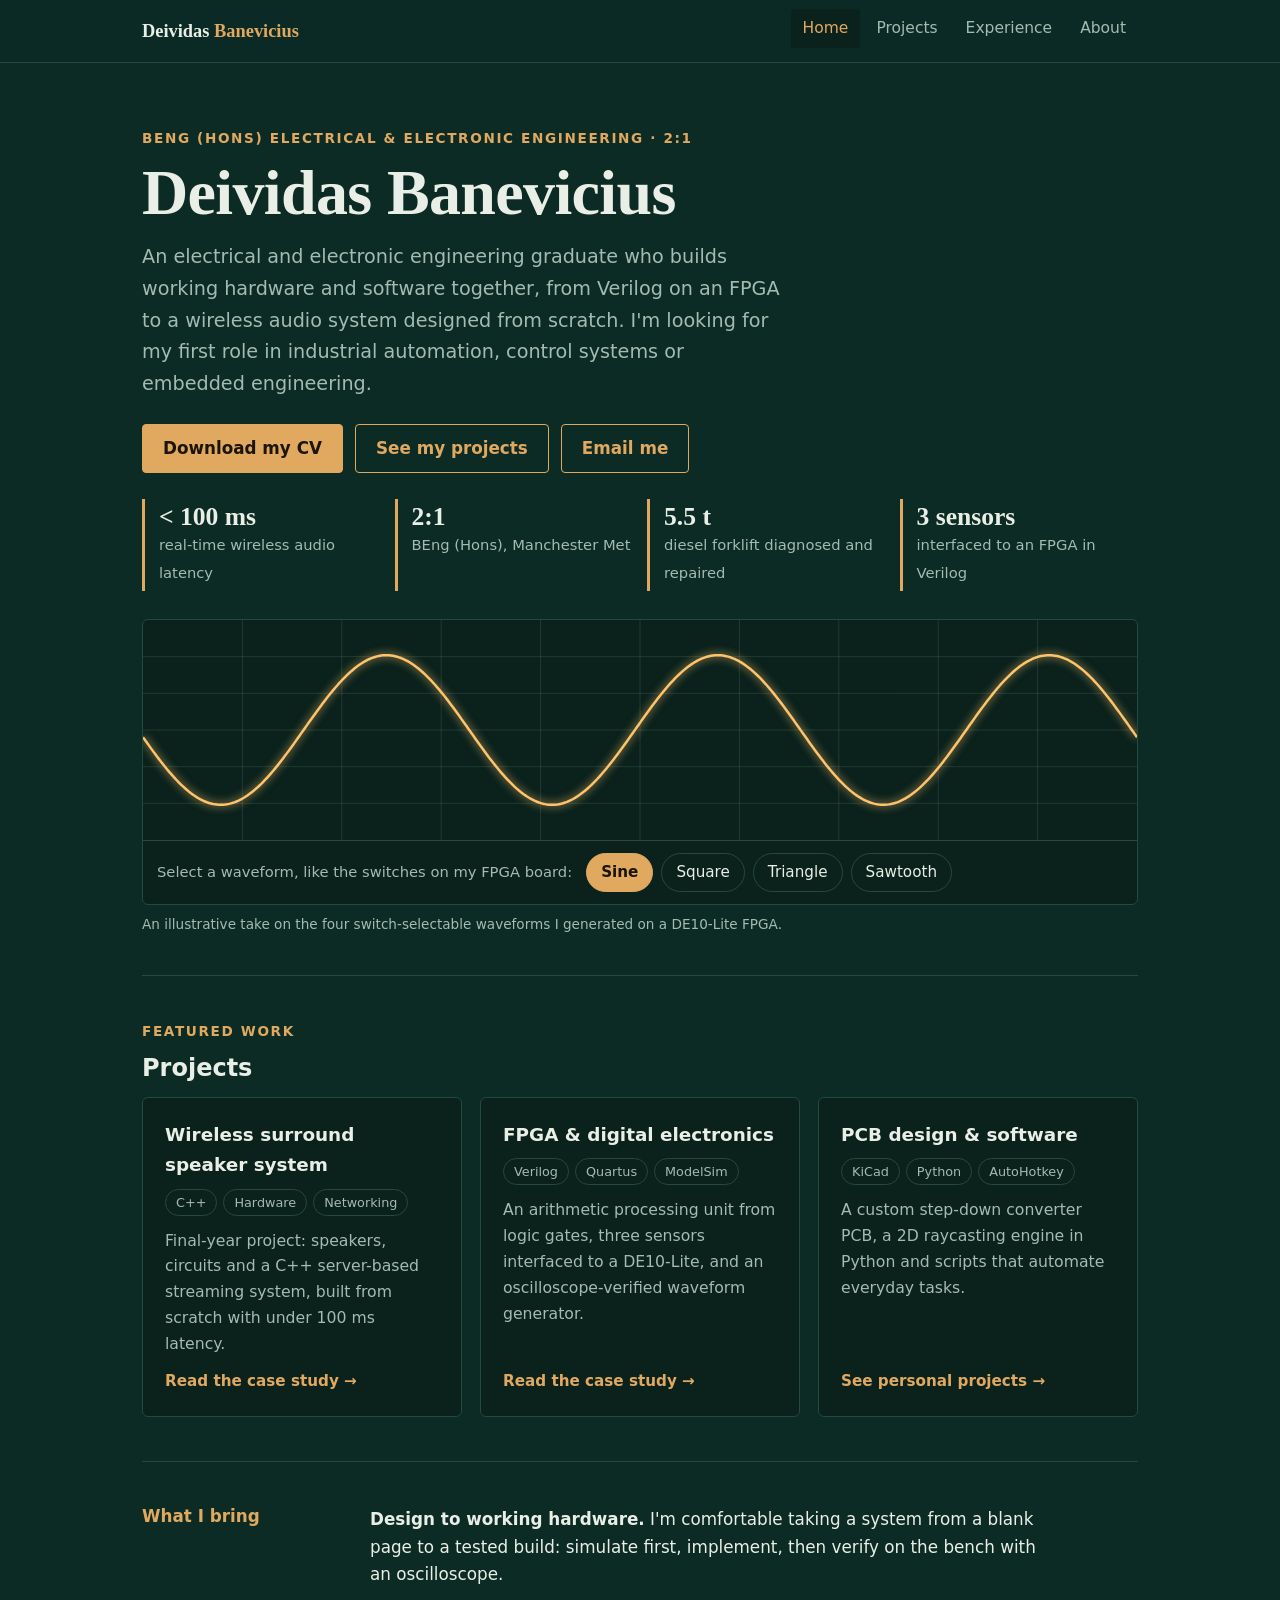
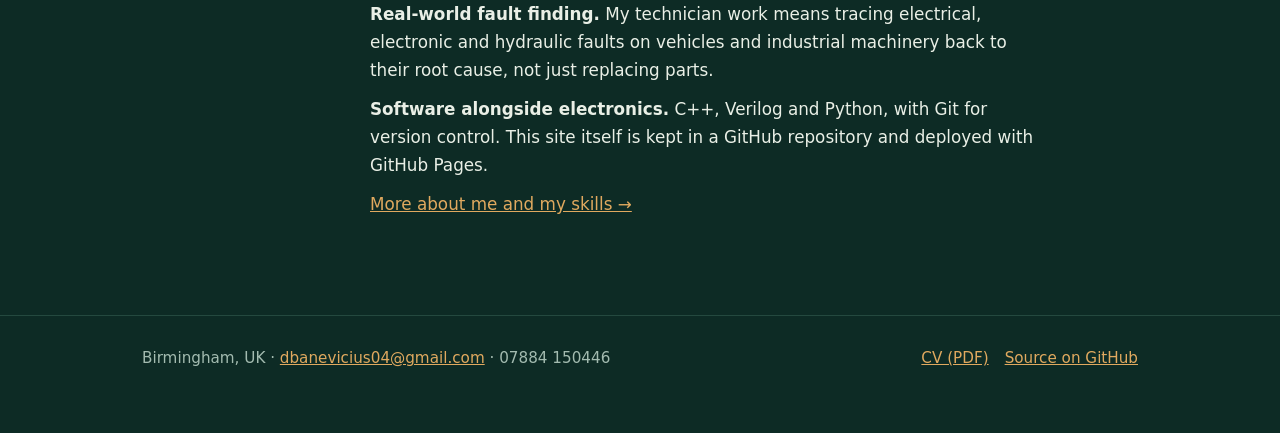
<file: index.html>
<!DOCTYPE html>
<html lang="en-GB">
<head>
  <meta charset="utf-8">
  <meta name="viewport" content="width=device-width, initial-scale=1">
  <title>Deividas Banevicius – Electrical &amp; Electronic Engineer</title>
  <meta name="description" content="Portfolio of Deividas Banevicius, BEng Electrical and Electronic Engineering graduate focused on automation, controls and embedded systems.">
  <meta name="author" content="Deividas Banevicius">
  <meta property="og:title" content="Deividas Banevicius – Electrical &amp; Electronic Engineer">
  <meta property="og:description" content="Portfolio of Deividas Banevicius, BEng Electrical and Electronic Engineering graduate focused on automation, controls and embedded systems.">
  <meta property="og:type" content="website">
  <meta name="theme-color" content="#0d2b25">
  <link rel="icon" href="assets/img/favicon.svg" type="image/svg+xml">
  <link rel="stylesheet" href="assets/css/style.css">
</head>
<body>
  <a class="skip" href="#main">Skip to content</a>
  <header class="site-header">
    <div class="wrap">
      <a class="brand" href="index.html">Deividas <span>Banevicius</span></a>
      <nav aria-label="Main">
        <ul class="nav">
        <li><a href="index.html" aria-current="page">Home</a></li>
        <li><a href="projects.html">Projects</a></li>
        <li><a href="experience.html">Experience</a></li>
        <li><a href="about.html">About</a></li>
        </ul>
      </nav>
    </div>
  </header>

  <main id="main">
    <div class="wrap">
      <section class="hero">
        <p class="eyebrow">BEng (Hons) Electrical &amp; Electronic Engineering · 2:1</p>
        <h1>Deividas Banevicius</h1>
        <p class="lead">An electrical and electronic engineering graduate who builds working hardware and software together, from Verilog on an FPGA to a wireless audio system designed from scratch. I'm looking for my first role in industrial automation, control systems or embedded engineering.</p>
        <div class="cta">
          <a class="btn p" href="Deividas_Banevicius_CV.pdf" download>Download my CV</a>
          <a class="btn" href="projects.html">See my projects</a>
          <a class="btn" href="mailto:dbanevicius04@gmail.com">Email me</a>
        </div>

        <div class="stats">
          <div class="stat"><b>&lt; 100 ms</b><span>real-time wireless audio latency</span></div>
          <div class="stat"><b>2:1</b><span>BEng (Hons), Manchester Met</span></div>
          <div class="stat"><b>5.5 t</b><span>diesel forklift diagnosed and repaired</span></div>
          <div class="stat"><b>3 sensors</b><span>interfaced to an FPGA in Verilog</span></div>
        </div>

        <div class="scope">
          <canvas id="scope" role="img" aria-label="Oscilloscope trace of a sine wave"></canvas>
          <div class="sw" role="group" aria-label="Choose a waveform"><span>Select a waveform, like the switches on my FPGA board:</span></div>
        </div>
        <p class="note">An illustrative take on the four switch-selectable waveforms I generated on a DE10-Lite FPGA.</p>
      </section>

      <section class="section">
        <p class="eyebrow">Featured work</p>
        <h2>Projects</h2>
        <div class="grid">
          <a class="card" href="speaker-system.html">
            <h3>Wireless surround speaker system</h3>
            <ul class="tags"><li>C++</li><li>Hardware</li><li>Networking</li></ul>
            <p>Final-year project: speakers, circuits and a C++ server-based streaming system, built from scratch with under 100 ms latency.</p>
            <span class="more">Read the case study →</span>
          </a>
          <a class="card" href="fpga.html">
            <h3>FPGA &amp; digital electronics</h3>
            <ul class="tags"><li>Verilog</li><li>Quartus</li><li>ModelSim</li></ul>
            <p>An arithmetic processing unit from logic gates, three sensors interfaced to a DE10-Lite, and an oscilloscope-verified waveform generator.</p>
            <span class="more">Read the case study →</span>
          </a>
          <a class="card" href="projects.html#personal">
            <h3>PCB design &amp; software</h3>
            <ul class="tags"><li>KiCad</li><li>Python</li><li>AutoHotkey</li></ul>
            <p>A custom step-down converter PCB, a 2D raycasting engine in Python and scripts that automate everyday tasks.</p>
            <span class="more">See personal projects →</span>
          </a>
        </div>
      </section>

      <section class="section row">
        <h2>What I bring</h2>
        <div>
          <p><strong>Design to working hardware.</strong> I'm comfortable taking a system from a blank page to a tested build: simulate first, implement, then verify on the bench with an oscilloscope.</p>
          <p><strong>Real-world fault finding.</strong> My technician work means tracing electrical, electronic and hydraulic faults on vehicles and industrial machinery back to their root cause, not just replacing parts.</p>
          <p><strong>Software alongside electronics.</strong> C++, Verilog and Python, with Git for version control. This site itself is kept in a GitHub repository and deployed with GitHub Pages.</p>
          <p><a href="about.html">More about me and my skills →</a></p>
        </div>
      </section>
    </div>

  </main>

  <footer class="site-footer">
    <div class="wrap">
      <p>Birmingham, UK · <a href="mailto:dbanevicius04@gmail.com">dbanevicius04@gmail.com</a> · 07884 150446</p>
      <ul>
        <li><a href="Deividas_Banevicius_CV.pdf">CV (PDF)</a></li>
        <li><a href="https://github.com/YOUR-GITHUB-USERNAME/portfolio">Source on GitHub</a></li>
      </ul>
    </div>
  </footer>
  <script src="assets/js/scope.js" defer></script>
</body>
</html>
</file>
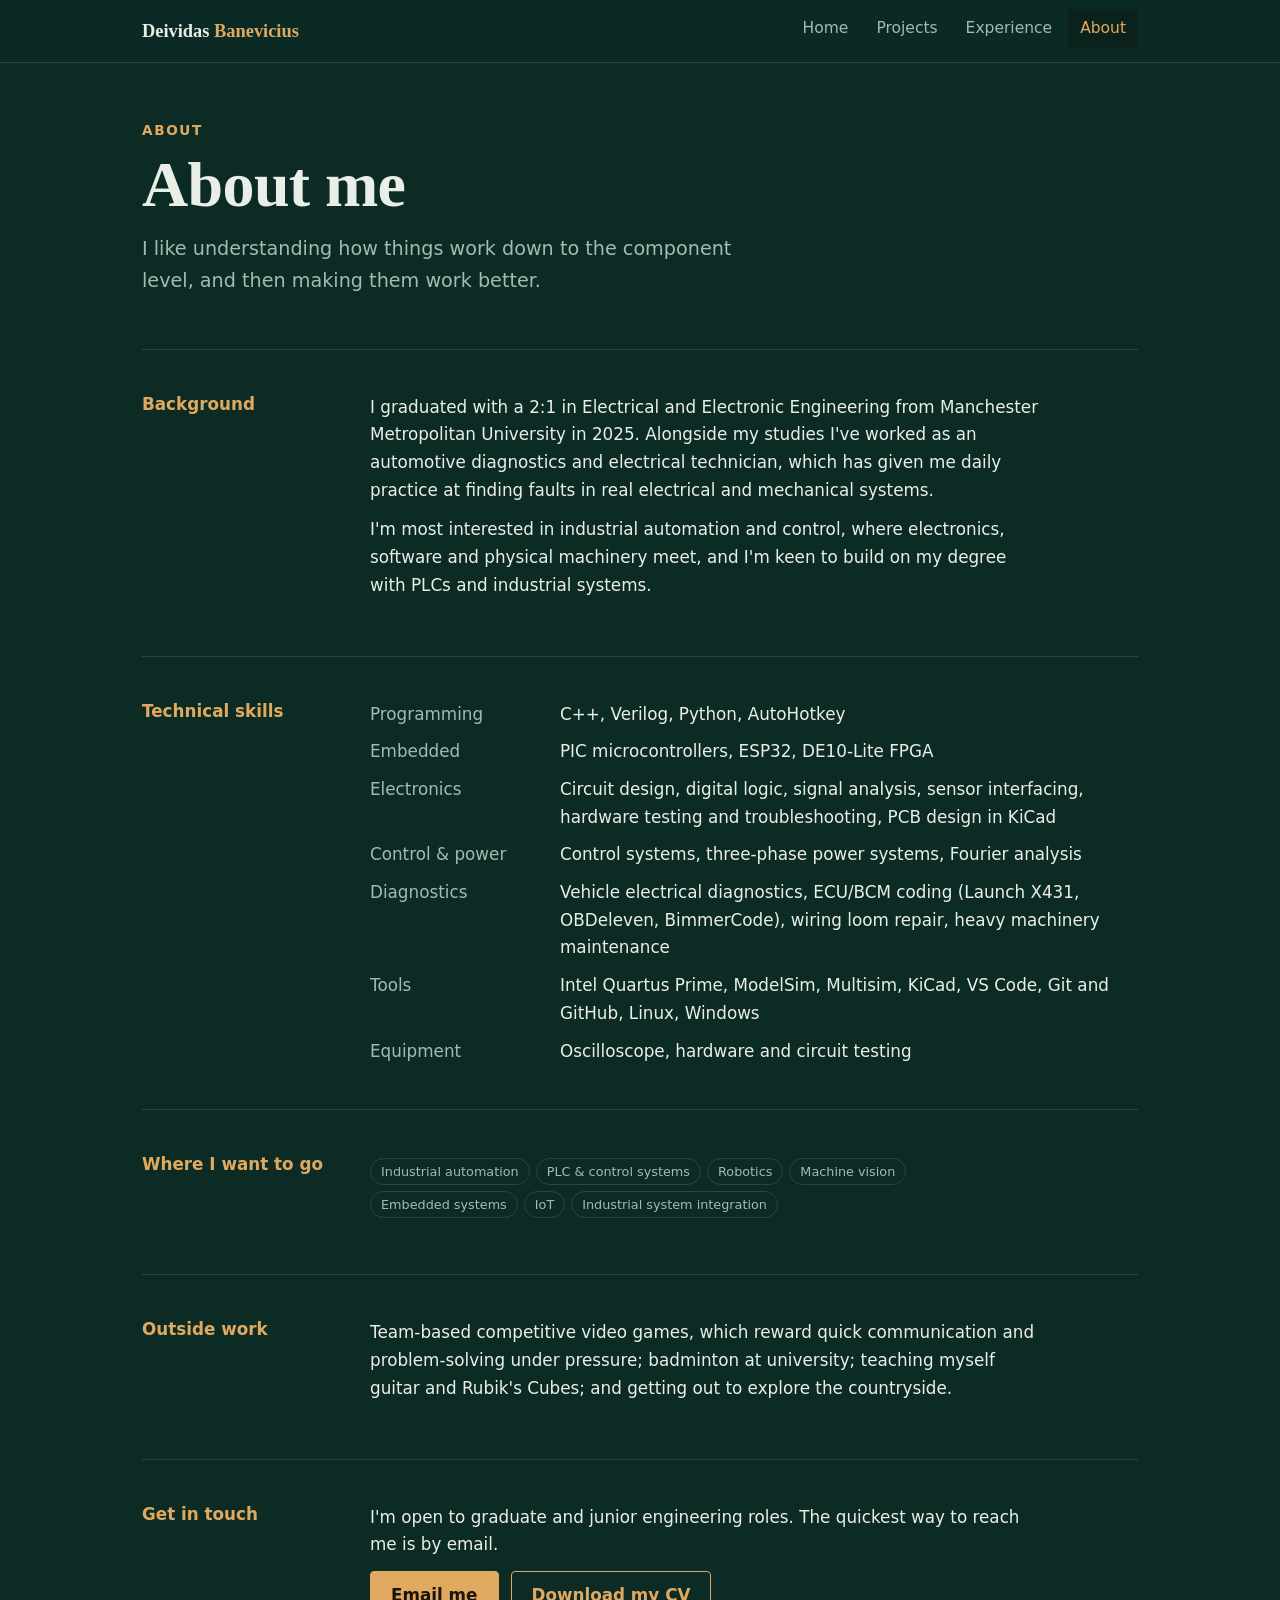
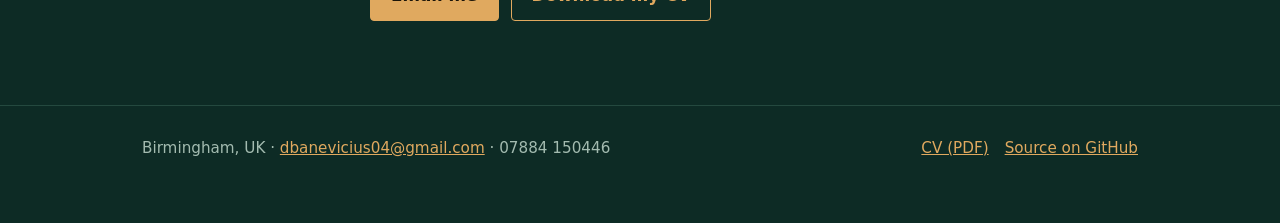
<file: about.html>
<!DOCTYPE html>
<html lang="en-GB">
<head>
  <meta charset="utf-8">
  <meta name="viewport" content="width=device-width, initial-scale=1">
  <title>About &amp; Skills – Deividas Banevicius</title>
  <meta name="description" content="About Deividas Banevicius: technical skills, tools and engineering interests in automation, controls and embedded systems.">
  <meta name="author" content="Deividas Banevicius">
  <meta property="og:title" content="About &amp; Skills – Deividas Banevicius">
  <meta property="og:description" content="About Deividas Banevicius: technical skills, tools and engineering interests in automation, controls and embedded systems.">
  <meta property="og:type" content="website">
  <meta name="theme-color" content="#0d2b25">
  <link rel="icon" href="assets/img/favicon.svg" type="image/svg+xml">
  <link rel="stylesheet" href="assets/css/style.css">
</head>
<body>
  <a class="skip" href="#main">Skip to content</a>
  <header class="site-header">
    <div class="wrap">
      <a class="brand" href="index.html">Deividas <span>Banevicius</span></a>
      <nav aria-label="Main">
        <ul class="nav">
        <li><a href="index.html">Home</a></li>
        <li><a href="projects.html">Projects</a></li>
        <li><a href="experience.html">Experience</a></li>
        <li><a href="about.html" aria-current="page">About</a></li>
        </ul>
      </nav>
    </div>
  </header>

  <main id="main">
    <div class="wrap">
      <header class="page-head">
        <p class="eyebrow">About</p>
        <h1>About me</h1>
        <p class="lead">I like understanding how things work down to the component level, and then making them work better.</p>
      </header>

      <section class="section row">
        <h2>Background</h2>
        <div>
          <p>I graduated with a 2:1 in Electrical and Electronic Engineering from Manchester Metropolitan University in 2025. Alongside my studies I've worked as an automotive diagnostics and electrical technician, which has given me daily practice at finding faults in real electrical and mechanical systems.</p>
          <p>I'm most interested in industrial automation and control, where electronics, software and physical machinery meet, and I'm keen to build on my degree with PLCs and industrial systems.</p>
        </div>
      </section>

      <section class="section row">
        <h2>Technical skills</h2>
        <dl class="skills">
          <dt>Programming</dt><dd>C++, Verilog, Python, AutoHotkey</dd>
          <dt>Embedded</dt><dd>PIC microcontrollers, ESP32, DE10-Lite FPGA</dd>
          <dt>Electronics</dt><dd>Circuit design, digital logic, signal analysis, sensor interfacing, hardware testing and troubleshooting, PCB design in KiCad</dd>
          <dt>Control &amp; power</dt><dd>Control systems, three-phase power systems, Fourier analysis</dd>
          <dt>Diagnostics</dt><dd>Vehicle electrical diagnostics, ECU/BCM coding (Launch X431, OBDeleven, BimmerCode), wiring loom repair, heavy machinery maintenance</dd>
          <dt>Tools</dt><dd>Intel Quartus Prime, ModelSim, Multisim, KiCad, VS Code, Git and GitHub, Linux, Windows</dd>
          <dt>Equipment</dt><dd>Oscilloscope, hardware and circuit testing</dd>
        </dl>
      </section>

      <section class="section row">
        <h2>Where I want to go</h2>
        <div>
          <ul class="tags">
            <li>Industrial automation</li><li>PLC &amp; control systems</li><li>Robotics</li><li>Machine vision</li>
            <li>Embedded systems</li><li>IoT</li><li>Industrial system integration</li>
          </ul>
        </div>
      </section>

      <section class="section row">
        <h2>Outside work</h2>
        <div>
          <p>Team-based competitive video games, which reward quick communication and problem-solving under pressure; badminton at university; teaching myself guitar and Rubik's Cubes; and getting out to explore the countryside.</p>
        </div>
      </section>

      <section class="section row">
        <h2>Get in touch</h2>
        <div>
          <p>I'm open to graduate and junior engineering roles. The quickest way to reach me is by email.</p>
          <div class="cta">
            <a class="btn p" href="mailto:dbanevicius04@gmail.com">Email me</a>
            <a class="btn" href="Deividas_Banevicius_CV.pdf" download>Download my CV</a>
          </div>
        </div>
      </section>
    </div>

  </main>

  <footer class="site-footer">
    <div class="wrap">
      <p>Birmingham, UK · <a href="mailto:dbanevicius04@gmail.com">dbanevicius04@gmail.com</a> · 07884 150446</p>
      <ul>
        <li><a href="Deividas_Banevicius_CV.pdf">CV (PDF)</a></li>
        <li><a href="https://github.com/YOUR-GITHUB-USERNAME/portfolio">Source on GitHub</a></li>
      </ul>
    </div>
  </footer>
</body>
</html>
</file>
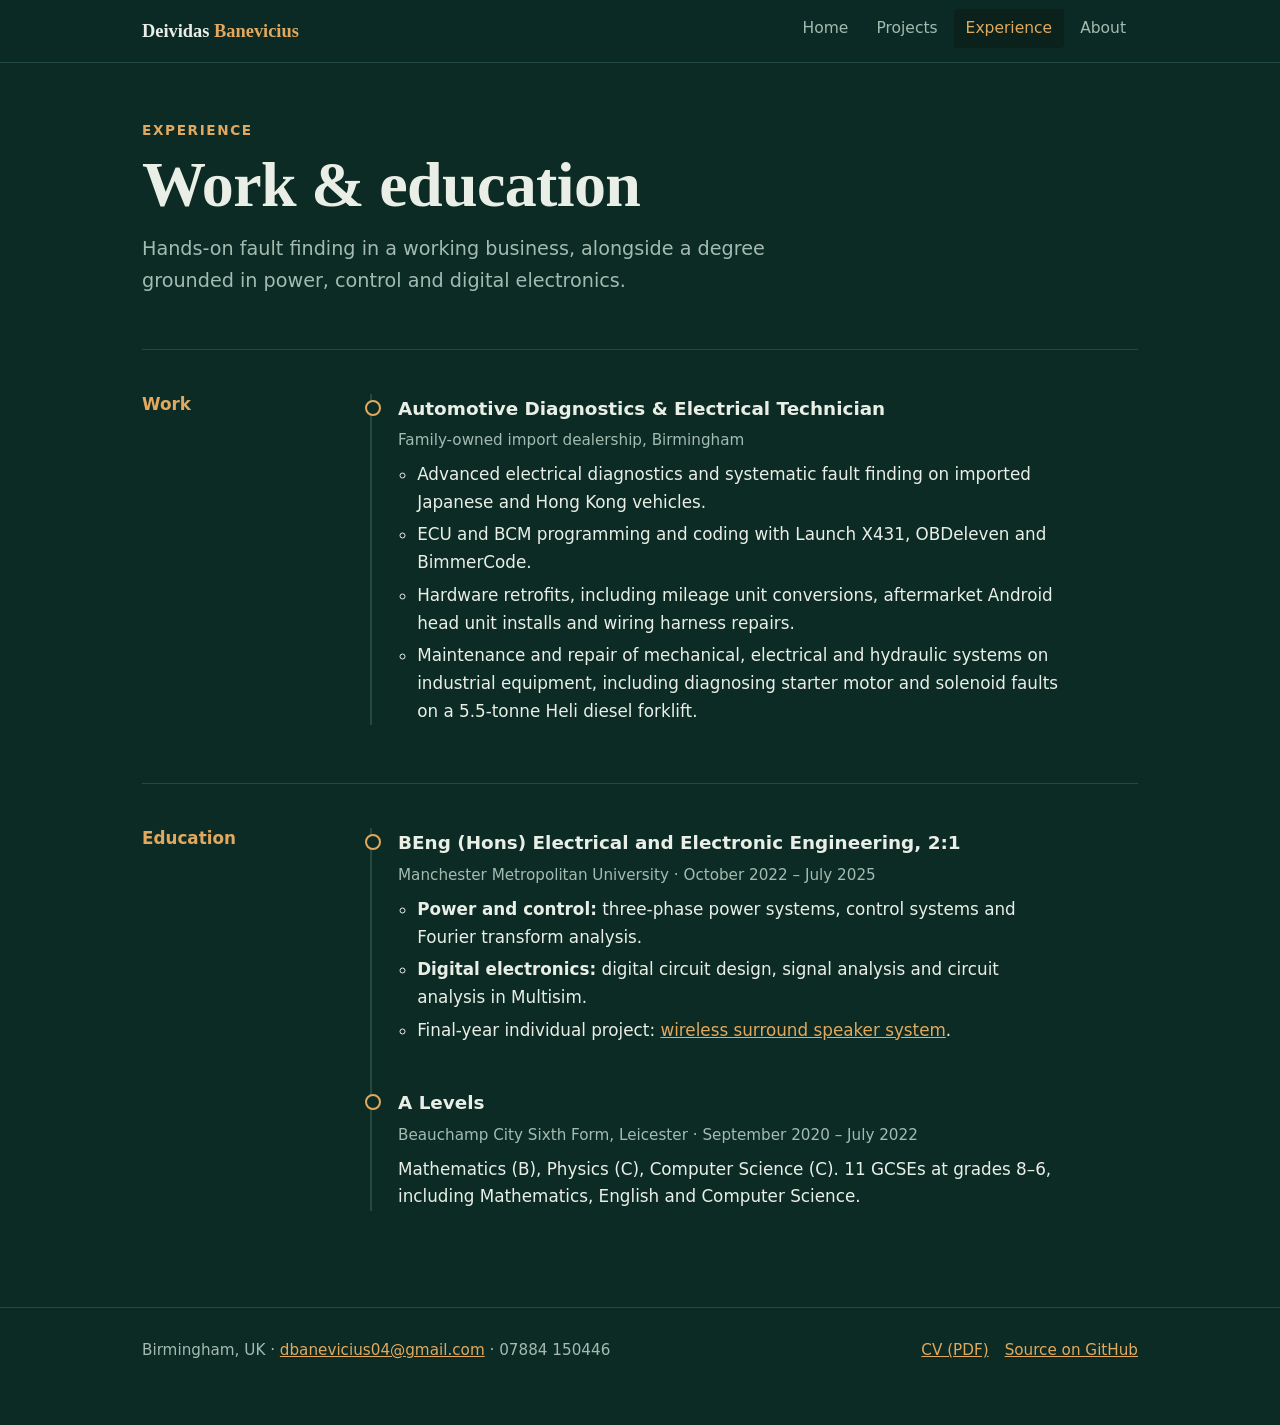
<file: experience.html>
<!DOCTYPE html>
<html lang="en-GB">
<head>
  <meta charset="utf-8">
  <meta name="viewport" content="width=device-width, initial-scale=1">
  <title>Experience &amp; Education – Deividas Banevicius</title>
  <meta name="description" content="Work experience and education of Deividas Banevicius: automotive diagnostics technician and BEng Electrical and Electronic Engineering.">
  <meta name="author" content="Deividas Banevicius">
  <meta property="og:title" content="Experience &amp; Education – Deividas Banevicius">
  <meta property="og:description" content="Work experience and education of Deividas Banevicius: automotive diagnostics technician and BEng Electrical and Electronic Engineering.">
  <meta property="og:type" content="website">
  <meta name="theme-color" content="#0d2b25">
  <link rel="icon" href="assets/img/favicon.svg" type="image/svg+xml">
  <link rel="stylesheet" href="assets/css/style.css">
</head>
<body>
  <a class="skip" href="#main">Skip to content</a>
  <header class="site-header">
    <div class="wrap">
      <a class="brand" href="index.html">Deividas <span>Banevicius</span></a>
      <nav aria-label="Main">
        <ul class="nav">
        <li><a href="index.html">Home</a></li>
        <li><a href="projects.html">Projects</a></li>
        <li><a href="experience.html" aria-current="page">Experience</a></li>
        <li><a href="about.html">About</a></li>
        </ul>
      </nav>
    </div>
  </header>

  <main id="main">
    <div class="wrap">
      <header class="page-head">
        <p class="eyebrow">Experience</p>
        <h1>Work &amp; education</h1>
        <p class="lead">Hands-on fault finding in a working business, alongside a degree grounded in power, control and digital electronics.</p>
      </header>

      <section class="section row">
        <h2>Work</h2>
        <ol class="timeline">
          <li>
            <h3>Automotive Diagnostics &amp; Electrical Technician</h3>
            <p class="meta">Family-owned import dealership, Birmingham</p>
            <ul>
              <li>Advanced electrical diagnostics and systematic fault finding on imported Japanese and Hong Kong vehicles.</li>
              <li>ECU and BCM programming and coding with Launch X431, OBDeleven and BimmerCode.</li>
              <li>Hardware retrofits, including mileage unit conversions, aftermarket Android head unit installs and wiring harness repairs.</li>
              <li>Maintenance and repair of mechanical, electrical and hydraulic systems on industrial equipment, including diagnosing starter motor and solenoid faults on a 5.5-tonne Heli diesel forklift.</li>
            </ul>
          </li>
        </ol>
      </section>

      <section class="section row">
        <h2>Education</h2>
        <ol class="timeline">
          <li>
            <h3>BEng (Hons) Electrical and Electronic Engineering, 2:1</h3>
            <p class="meta">Manchester Metropolitan University · October 2022 – July 2025</p>
            <ul>
              <li><strong>Power and control:</strong> three-phase power systems, control systems and Fourier transform analysis.</li>
              <li><strong>Digital electronics:</strong> digital circuit design, signal analysis and circuit analysis in Multisim.</li>
              <li>Final-year individual project: <a href="speaker-system.html">wireless surround speaker system</a>.</li>
            </ul>
          </li>
          <li>
            <h3>A Levels</h3>
            <p class="meta">Beauchamp City Sixth Form, Leicester · September 2020 – July 2022</p>
            <p>Mathematics (B), Physics (C), Computer Science (C). 11 GCSEs at grades 8–6, including Mathematics, English and Computer Science.</p>
          </li>
        </ol>
      </section>
    </div>

  </main>

  <footer class="site-footer">
    <div class="wrap">
      <p>Birmingham, UK · <a href="mailto:dbanevicius04@gmail.com">dbanevicius04@gmail.com</a> · 07884 150446</p>
      <ul>
        <li><a href="Deividas_Banevicius_CV.pdf">CV (PDF)</a></li>
        <li><a href="https://github.com/YOUR-GITHUB-USERNAME/portfolio">Source on GitHub</a></li>
      </ul>
    </div>
  </footer>
</body>
</html>
</file>
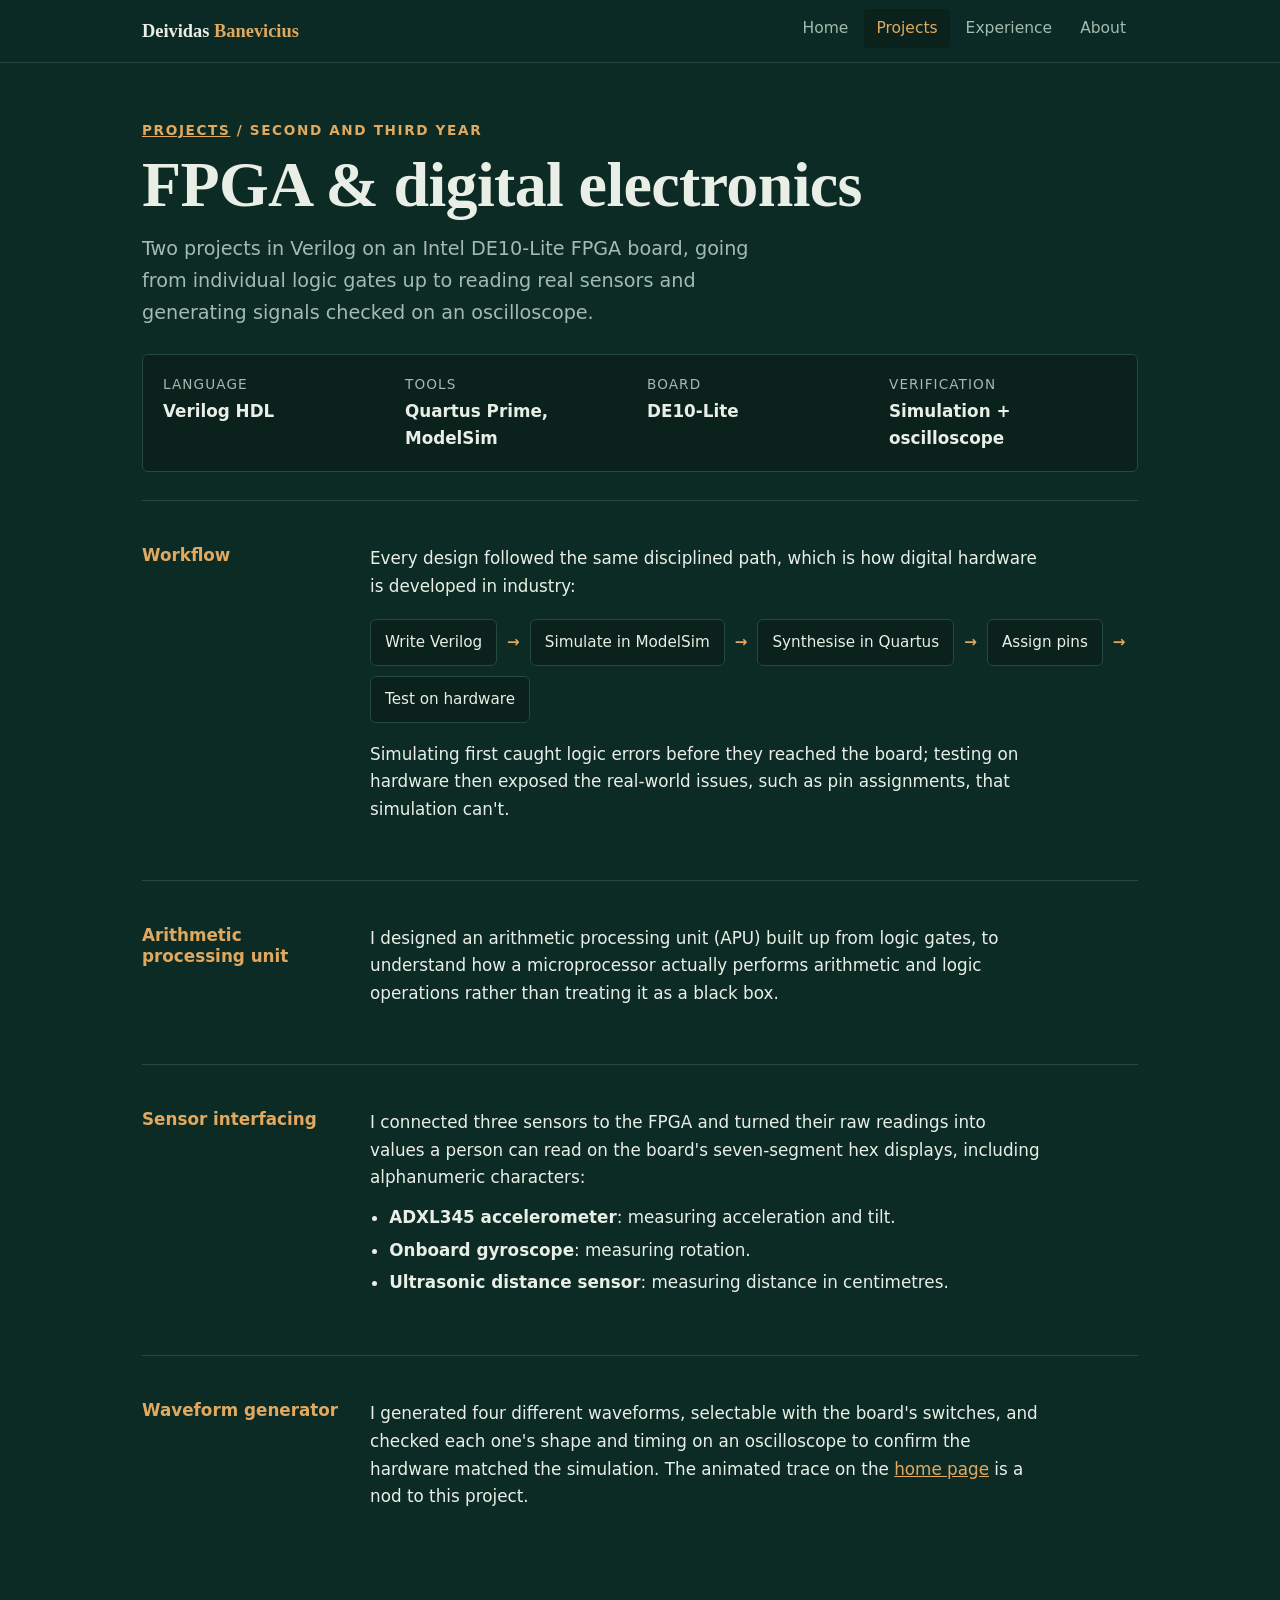
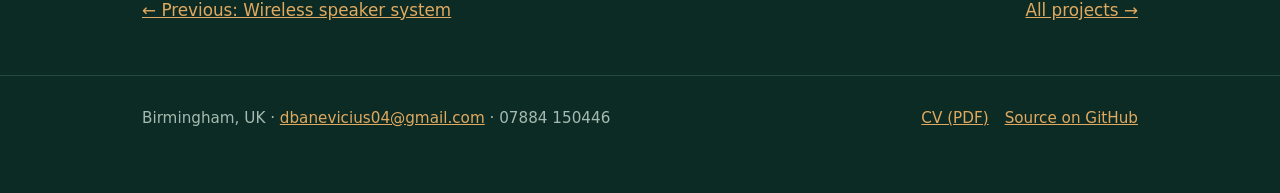
<file: fpga.html>
<!DOCTYPE html>
<html lang="en-GB">
<head>
  <meta charset="utf-8">
  <meta name="viewport" content="width=device-width, initial-scale=1">
  <title>FPGA &amp; Digital Electronics – Deividas Banevicius</title>
  <meta name="description" content="Verilog FPGA projects on a DE10-Lite: an arithmetic processing unit, sensor interfacing and an oscilloscope-verified waveform generator.">
  <meta name="author" content="Deividas Banevicius">
  <meta property="og:title" content="FPGA &amp; Digital Electronics – Deividas Banevicius">
  <meta property="og:description" content="Verilog FPGA projects on a DE10-Lite: an arithmetic processing unit, sensor interfacing and an oscilloscope-verified waveform generator.">
  <meta property="og:type" content="website">
  <meta name="theme-color" content="#0d2b25">
  <link rel="icon" href="assets/img/favicon.svg" type="image/svg+xml">
  <link rel="stylesheet" href="assets/css/style.css">
</head>
<body>
  <a class="skip" href="#main">Skip to content</a>
  <header class="site-header">
    <div class="wrap">
      <a class="brand" href="index.html">Deividas <span>Banevicius</span></a>
      <nav aria-label="Main">
        <ul class="nav">
        <li><a href="index.html">Home</a></li>
        <li><a href="projects.html" aria-current="page">Projects</a></li>
        <li><a href="experience.html">Experience</a></li>
        <li><a href="about.html">About</a></li>
        </ul>
      </nav>
    </div>
  </header>

  <main id="main">
    <div class="wrap">
      <header class="page-head">
        <p class="eyebrow"><a href="projects.html">Projects</a> / Second and third year</p>
        <h1>FPGA &amp; digital electronics</h1>
        <p class="lead">Two projects in Verilog on an Intel DE10-Lite FPGA board, going from individual logic gates up to reading real sensors and generating signals checked on an oscilloscope.</p>
        <dl class="facts">
          <div><dt>Language</dt><dd>Verilog HDL</dd></div>
          <div><dt>Tools</dt><dd>Quartus Prime, ModelSim</dd></div>
          <div><dt>Board</dt><dd>DE10-Lite</dd></div>
          <div><dt>Verification</dt><dd>Simulation + oscilloscope</dd></div>
        </dl>
      </header>

      <section class="section row">
        <h2>Workflow</h2>
        <div>
          <p>Every design followed the same disciplined path, which is how digital hardware is developed in industry:</p>
          <ol class="flow" aria-label="Design workflow">
            <li>Write Verilog</li><li class="arrow" aria-hidden="true">→</li>
            <li>Simulate in ModelSim</li><li class="arrow" aria-hidden="true">→</li>
            <li>Synthesise in Quartus</li><li class="arrow" aria-hidden="true">→</li>
            <li>Assign pins</li><li class="arrow" aria-hidden="true">→</li>
            <li>Test on hardware</li>
          </ol>
          <p>Simulating first caught logic errors before they reached the board; testing on hardware then exposed the real-world issues, such as pin assignments, that simulation can't.</p>
        </div>
      </section>

      <section class="section row">
        <h2>Arithmetic processing unit</h2>
        <div>
          <p>I designed an arithmetic processing unit (APU) built up from logic gates, to understand how a microprocessor actually performs arithmetic and logic operations rather than treating it as a black box.</p>
        </div>
      </section>

      <section class="section row">
        <h2>Sensor interfacing</h2>
        <div>
          <p>I connected three sensors to the FPGA and turned their raw readings into values a person can read on the board's seven-segment hex displays, including alphanumeric characters:</p>
          <ul>
            <li><strong>ADXL345 accelerometer</strong>: measuring acceleration and tilt.</li>
            <li><strong>Onboard gyroscope</strong>: measuring rotation.</li>
            <li><strong>Ultrasonic distance sensor</strong>: measuring distance in centimetres.</li>
          </ul>
        </div>
      </section>

      <section class="section row">
        <h2>Waveform generator</h2>
        <div>
          <p>I generated four different waveforms, selectable with the board's switches, and checked each one's shape and timing on an oscilloscope to confirm the hardware matched the simulation. The animated trace on the <a href="index.html">home page</a> is a nod to this project.</p>
          <!-- Add oscilloscope captures here, e.g.
               <img src="assets/img/scope-square.jpg" alt="Oscilloscope capture of the square wave output"> -->
        </div>
      </section>

      <nav class="pager" aria-label="Case studies">
        <a href="speaker-system.html">← Previous: Wireless speaker system</a>
        <a href="projects.html">All projects →</a>
      </nav>
    </div>

  </main>

  <footer class="site-footer">
    <div class="wrap">
      <p>Birmingham, UK · <a href="mailto:dbanevicius04@gmail.com">dbanevicius04@gmail.com</a> · 07884 150446</p>
      <ul>
        <li><a href="Deividas_Banevicius_CV.pdf">CV (PDF)</a></li>
        <li><a href="https://github.com/YOUR-GITHUB-USERNAME/portfolio">Source on GitHub</a></li>
      </ul>
    </div>
  </footer>
</body>
</html>
</file>
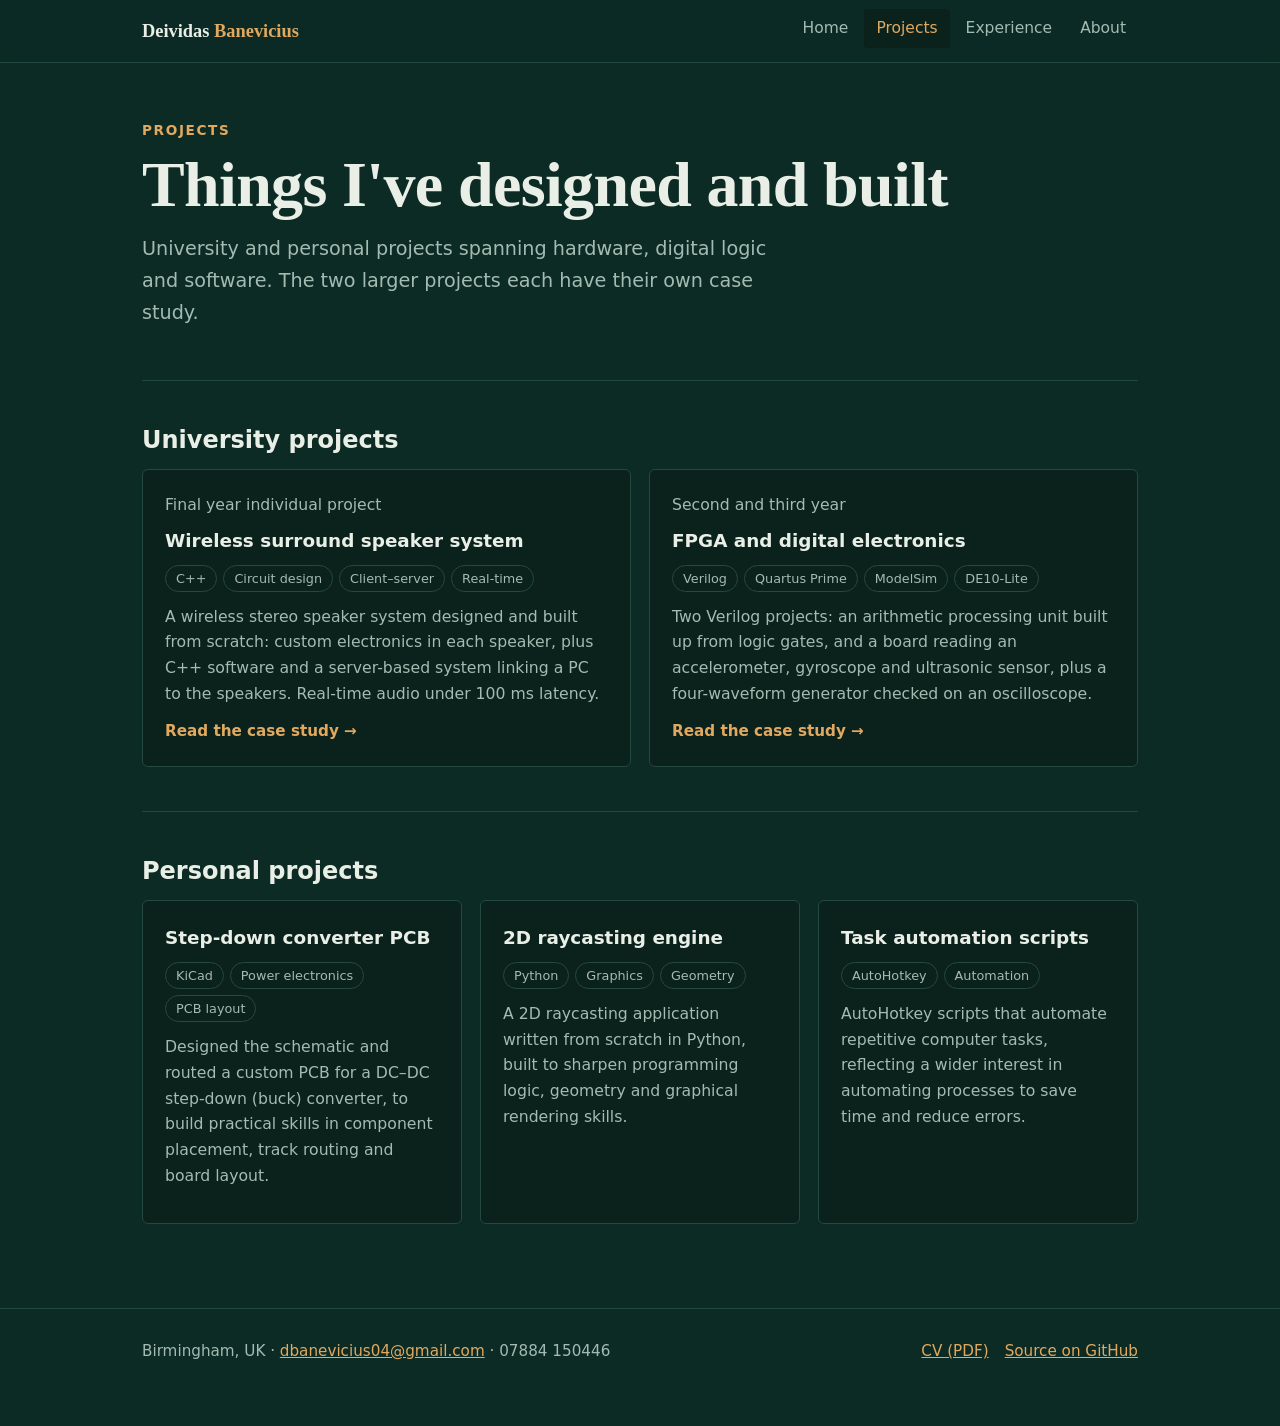
<file: projects.html>
<!DOCTYPE html>
<html lang="en-GB">
<head>
  <meta charset="utf-8">
  <meta name="viewport" content="width=device-width, initial-scale=1">
  <title>Projects – Deividas Banevicius</title>
  <meta name="description" content="Engineering projects by Deividas Banevicius: wireless speaker system, FPGA design, PCB layout and software.">
  <meta name="author" content="Deividas Banevicius">
  <meta property="og:title" content="Projects – Deividas Banevicius">
  <meta property="og:description" content="Engineering projects by Deividas Banevicius: wireless speaker system, FPGA design, PCB layout and software.">
  <meta property="og:type" content="website">
  <meta name="theme-color" content="#0d2b25">
  <link rel="icon" href="assets/img/favicon.svg" type="image/svg+xml">
  <link rel="stylesheet" href="assets/css/style.css">
</head>
<body>
  <a class="skip" href="#main">Skip to content</a>
  <header class="site-header">
    <div class="wrap">
      <a class="brand" href="index.html">Deividas <span>Banevicius</span></a>
      <nav aria-label="Main">
        <ul class="nav">
        <li><a href="index.html">Home</a></li>
        <li><a href="projects.html" aria-current="page">Projects</a></li>
        <li><a href="experience.html">Experience</a></li>
        <li><a href="about.html">About</a></li>
        </ul>
      </nav>
    </div>
  </header>

  <main id="main">
    <div class="wrap">
      <header class="page-head">
        <p class="eyebrow">Projects</p>
        <h1>Things I've designed and built</h1>
        <p class="lead">University and personal projects spanning hardware, digital logic and software. The two larger projects each have their own case study.</p>
      </header>

      <section class="section">
        <h2>University projects</h2>
        <div class="grid">
          <a class="card" href="speaker-system.html">
            <p class="meta">Final year individual project</p>
            <h3>Wireless surround speaker system</h3>
            <ul class="tags"><li>C++</li><li>Circuit design</li><li>Client–server</li><li>Real-time</li></ul>
            <p>A wireless stereo speaker system designed and built from scratch: custom electronics in each speaker, plus C++ software and a server-based system linking a PC to the speakers. Real-time audio under 100 ms latency.</p>
            <span class="more">Read the case study →</span>
          </a>
          <a class="card" href="fpga.html">
            <p class="meta">Second and third year</p>
            <h3>FPGA and digital electronics</h3>
            <ul class="tags"><li>Verilog</li><li>Quartus Prime</li><li>ModelSim</li><li>DE10-Lite</li></ul>
            <p>Two Verilog projects: an arithmetic processing unit built up from logic gates, and a board reading an accelerometer, gyroscope and ultrasonic sensor, plus a four-waveform generator checked on an oscilloscope.</p>
            <span class="more">Read the case study →</span>
          </a>
        </div>
      </section>

      <section class="section" id="personal">
        <h2>Personal projects</h2>
        <div class="grid">
          <article class="card">
            <h3>Step-down converter PCB</h3>
            <ul class="tags"><li>KiCad</li><li>Power electronics</li><li>PCB layout</li></ul>
            <p>Designed the schematic and routed a custom PCB for a DC–DC step-down (buck) converter, to build practical skills in component placement, track routing and board layout.</p>
            <!-- Add a render or photo: <img src="assets/img/buck-pcb.png" alt="KiCad 3D render of the step-down converter board"> -->
          </article>
          <article class="card">
            <h3>2D raycasting engine</h3>
            <ul class="tags"><li>Python</li><li>Graphics</li><li>Geometry</li></ul>
            <p>A 2D raycasting application written from scratch in Python, built to sharpen programming logic, geometry and graphical rendering skills.</p>
            <!-- Link the repo: <a class="more" href="https://github.com/YOUR-GITHUB-USERNAME/raycaster">View source →</a> -->
          </article>
          <article class="card">
            <h3>Task automation scripts</h3>
            <ul class="tags"><li>AutoHotkey</li><li>Automation</li></ul>
            <p>AutoHotkey scripts that automate repetitive computer tasks, reflecting a wider interest in automating processes to save time and reduce errors.</p>
          </article>
        </div>
      </section>
    </div>

  </main>

  <footer class="site-footer">
    <div class="wrap">
      <p>Birmingham, UK · <a href="mailto:dbanevicius04@gmail.com">dbanevicius04@gmail.com</a> · 07884 150446</p>
      <ul>
        <li><a href="Deividas_Banevicius_CV.pdf">CV (PDF)</a></li>
        <li><a href="https://github.com/YOUR-GITHUB-USERNAME/portfolio">Source on GitHub</a></li>
      </ul>
    </div>
  </footer>
</body>
</html>
</file>
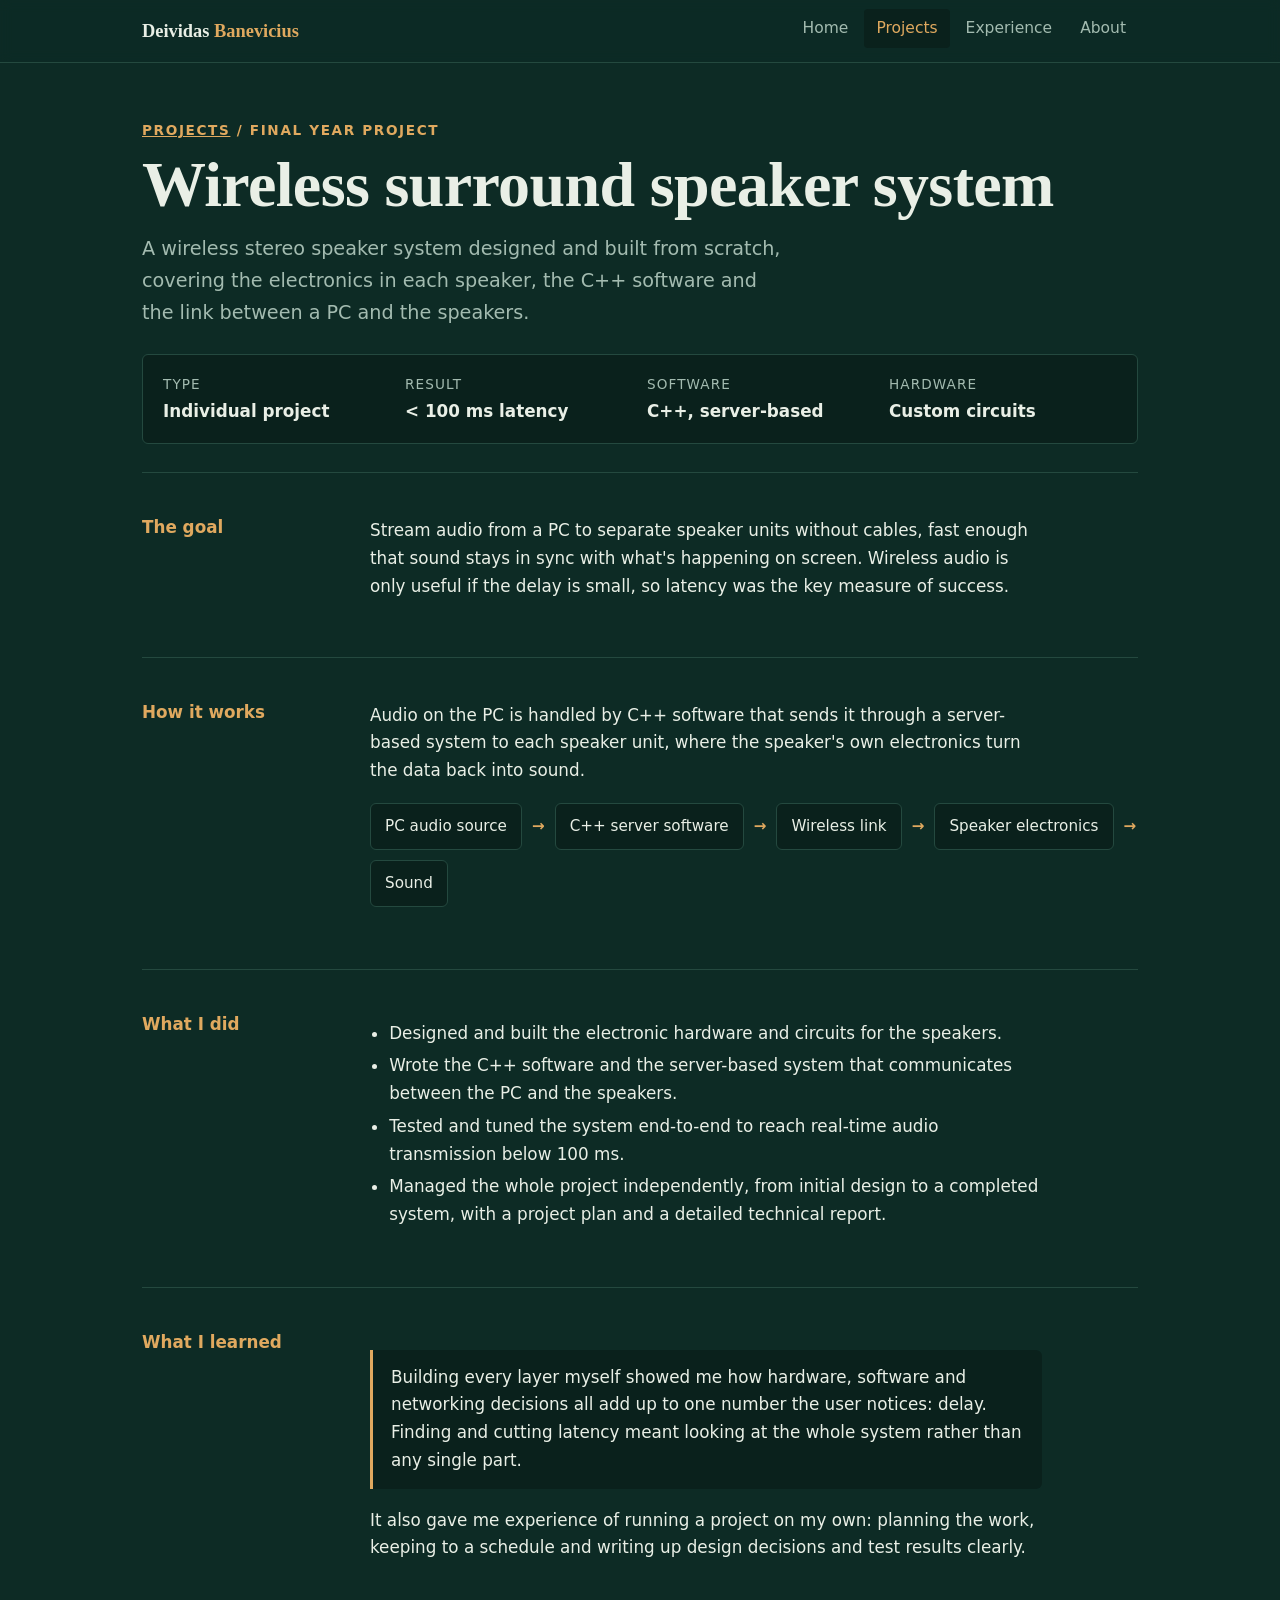
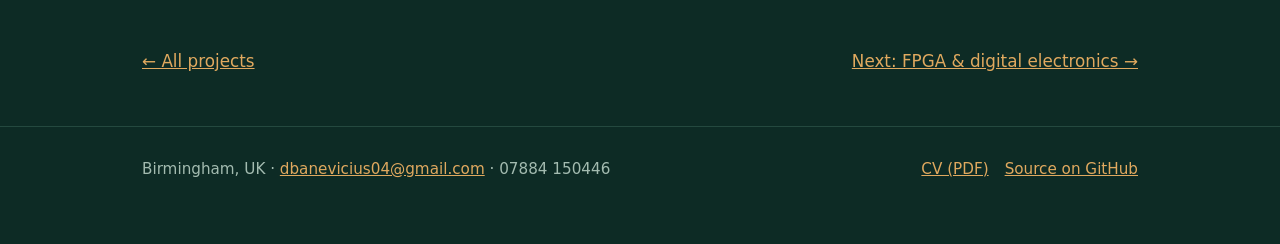
<file: speaker-system.html>
<!DOCTYPE html>
<html lang="en-GB">
<head>
  <meta charset="utf-8">
  <meta name="viewport" content="width=device-width, initial-scale=1">
  <title>Wireless Surround Speaker System – Deividas Banevicius</title>
  <meta name="description" content="Final-year project: a wireless stereo speaker system with custom hardware and C++ streaming software, achieving under 100 ms latency.">
  <meta name="author" content="Deividas Banevicius">
  <meta property="og:title" content="Wireless Surround Speaker System – Deividas Banevicius">
  <meta property="og:description" content="Final-year project: a wireless stereo speaker system with custom hardware and C++ streaming software, achieving under 100 ms latency.">
  <meta property="og:type" content="website">
  <meta name="theme-color" content="#0d2b25">
  <link rel="icon" href="assets/img/favicon.svg" type="image/svg+xml">
  <link rel="stylesheet" href="assets/css/style.css">
</head>
<body>
  <a class="skip" href="#main">Skip to content</a>
  <header class="site-header">
    <div class="wrap">
      <a class="brand" href="index.html">Deividas <span>Banevicius</span></a>
      <nav aria-label="Main">
        <ul class="nav">
        <li><a href="index.html">Home</a></li>
        <li><a href="projects.html" aria-current="page">Projects</a></li>
        <li><a href="experience.html">Experience</a></li>
        <li><a href="about.html">About</a></li>
        </ul>
      </nav>
    </div>
  </header>

  <main id="main">
    <div class="wrap">
      <header class="page-head">
        <p class="eyebrow"><a href="projects.html">Projects</a> / Final year project</p>
        <h1>Wireless surround speaker system</h1>
        <p class="lead">A wireless stereo speaker system designed and built from scratch, covering the electronics in each speaker, the C++ software and the link between a PC and the speakers.</p>
        <dl class="facts">
          <div><dt>Type</dt><dd>Individual project</dd></div>
          <div><dt>Result</dt><dd>&lt; 100 ms latency</dd></div>
          <div><dt>Software</dt><dd>C++, server-based</dd></div>
          <div><dt>Hardware</dt><dd>Custom circuits</dd></div>
        </dl>
      </header>

      <section class="section row">
        <h2>The goal</h2>
        <div>
          <p>Stream audio from a PC to separate speaker units without cables, fast enough that sound stays in sync with what's happening on screen. Wireless audio is only useful if the delay is small, so latency was the key measure of success.</p>
        </div>
      </section>

      <section class="section row">
        <h2>How it works</h2>
        <div>
          <p>Audio on the PC is handled by C++ software that sends it through a server-based system to each speaker unit, where the speaker's own electronics turn the data back into sound.</p>
          <ol class="flow" aria-label="Signal path">
            <li>PC audio source</li><li class="arrow" aria-hidden="true">→</li>
            <li>C++ server software</li><li class="arrow" aria-hidden="true">→</li>
            <li>Wireless link</li><li class="arrow" aria-hidden="true">→</li>
            <li>Speaker electronics</li><li class="arrow" aria-hidden="true">→</li>
            <li>Sound</li>
          </ol>
          <!-- Add a block diagram, schematic or photo of the finished speakers here, e.g.
               <img src="assets/img/speaker-build.jpg" alt="The finished wireless speaker units"> -->
        </div>
      </section>

      <section class="section row">
        <h2>What I did</h2>
        <div>
          <ul>
            <li>Designed and built the electronic hardware and circuits for the speakers.</li>
            <li>Wrote the C++ software and the server-based system that communicates between the PC and the speakers.</li>
            <li>Tested and tuned the system end-to-end to reach real-time audio transmission below 100 ms.</li>
            <li>Managed the whole project independently, from initial design to a completed system, with a project plan and a detailed technical report.</li>
          </ul>
        </div>
      </section>

      <section class="section row">
        <h2>What I learned</h2>
        <div>
          <div class="callout"><p>Building every layer myself showed me how hardware, software and networking decisions all add up to one number the user notices: delay. Finding and cutting latency meant looking at the whole system rather than any single part.</p></div>
          <p>It also gave me experience of running a project on my own: planning the work, keeping to a schedule and writing up design decisions and test results clearly.</p>
        </div>
      </section>

      <nav class="pager" aria-label="Case studies">
        <a href="projects.html">← All projects</a>
        <a href="fpga.html">Next: FPGA &amp; digital electronics →</a>
      </nav>
    </div>

  </main>

  <footer class="site-footer">
    <div class="wrap">
      <p>Birmingham, UK · <a href="mailto:dbanevicius04@gmail.com">dbanevicius04@gmail.com</a> · 07884 150446</p>
      <ul>
        <li><a href="Deividas_Banevicius_CV.pdf">CV (PDF)</a></li>
        <li><a href="https://github.com/YOUR-GITHUB-USERNAME/portfolio">Source on GitHub</a></li>
      </ul>
    </div>
  </footer>
</body>
</html>
</file>
<file: assets/css/style.css>
/* ==========================================================
   Deividas Banevicius – portfolio stylesheet
   Palette taken from a green solder-mask PCB with copper traces.
   ========================================================== */

:root {
  --bg: #0d2b25;
  --panel: #0a211c;
  --panel-2: #113630;
  --line: #24493f;
  --text: #e9efe6;
  --muted: #a3bbb0;
  --cu: #e0a95f;      /* copper */
  --trace: #ffc46b;   /* bright trace / focus */
  --radius: 6px;
  --max: 1040px;
}

* { box-sizing: border-box; }
html { scroll-behavior: smooth; }
body {
  margin: 0;
  background: var(--bg);
  color: var(--text);
  font: 1.05rem/1.65 "Segoe UI", system-ui, -apple-system, Roboto, sans-serif;
}
img { max-width: 100%; height: auto; display: block; }
a { color: var(--cu); }
a:hover { color: var(--trace); }
a:focus-visible, button:focus-visible, summary:focus-visible {
  outline: 3px solid var(--trace);
  outline-offset: 3px;
}

.skip {
  position: absolute; left: -999px; top: 8px;
  background: var(--cu); color: #1b1408; padding: 8px 14px; border-radius: 4px; z-index: 10;
}
.skip:focus { left: 12px; }

.wrap { max-width: var(--max); margin: 0 auto; padding: 0 22px; }

/* ---------- Site header / navigation ---------- */
.site-header {
  position: sticky; top: 0; z-index: 5;
  background: rgba(13, 43, 37, .92);
  backdrop-filter: blur(6px);
  border-bottom: 1px solid var(--line);
}
.site-header .wrap {
  display: flex; align-items: center; justify-content: space-between;
  gap: 16px; min-height: 62px; flex-wrap: wrap;
}
.brand {
  font: 700 1.15rem/1 Georgia, "Times New Roman", serif;
  color: var(--text); text-decoration: none;
}
.brand span { color: var(--cu); }
.nav { display: flex; gap: 4px; flex-wrap: wrap; margin: 0; padding: 0; list-style: none; }
.nav a {
  display: block; padding: 7px 12px; border-radius: 4px;
  color: var(--muted); text-decoration: none; font-size: .97rem;
}
.nav a:hover { color: var(--text); background: var(--panel-2); }
.nav a[aria-current="page"] { color: var(--cu); background: var(--panel); }

/* ---------- Typography ---------- */
h1, .display {
  font: 700 clamp(2.3rem, 6.5vw, 4rem)/1.06 Georgia, "Times New Roman", serif;
  letter-spacing: -.01em; margin: 0 0 14px;
}
h2 { font-size: 1.5rem; line-height: 1.25; margin: 0 0 14px; }
h3 { font-size: 1.15rem; margin: 0 0 4px; }
p  { margin: 0 0 12px; max-width: 42rem; }
ul, ol { margin: 6px 0 14px; padding-left: 1.2rem; max-width: 42rem; }
li { margin-bottom: 5px; }
.lead { color: var(--muted); font-size: 1.2rem; max-width: 40rem; margin-bottom: 24px; }
.eyebrow {
  color: var(--cu); font-size: .85rem; font-weight: 600;
  text-transform: uppercase; letter-spacing: .12em; margin: 0 0 10px;
}
.meta { color: var(--muted); font-size: .95rem; margin: 0 0 8px; }
.muted { color: var(--muted); }

/* ---------- Layout blocks ---------- */
.hero { padding: 64px 0 40px; }
.page-head { padding: 56px 0 28px; border-bottom: 1px solid var(--line); }
.section { padding: 44px 0; border-top: 1px solid var(--line); }
.section:first-of-type { border-top: 0; }
.row { display: grid; grid-template-columns: 200px 1fr; gap: 28px; }
.row > h2 { font-size: 1.05rem; color: var(--cu); font-weight: 600; }

.cta { display: flex; gap: 12px; flex-wrap: wrap; }
.btn {
  display: inline-block; padding: 10px 20px; border-radius: 4px;
  border: 1.5px solid var(--cu); text-decoration: none; font-weight: 600; color: var(--cu);
}
.btn:hover { background: var(--panel); }
.btn.p { background: var(--cu); color: #1b1408; }
.btn.p:hover { background: var(--trace); border-color: var(--trace); color: #1b1408; }

/* ---------- Cards ---------- */
.grid { display: grid; grid-template-columns: repeat(auto-fit, minmax(270px, 1fr)); gap: 18px; }
.card {
  display: flex; flex-direction: column;
  background: var(--panel); border: 1px solid var(--line); border-radius: var(--radius);
  padding: 22px; text-decoration: none; color: var(--text);
  transition: border-color .15s ease-out, transform .15s ease-out;
}
a.card:hover { border-color: var(--cu); transform: translateY(-2px); }
.card p { color: var(--muted); font-size: .98rem; }
.card .more { margin-top: auto; color: var(--cu); font-weight: 600; font-size: .95rem; }
.tags { display: flex; flex-wrap: wrap; gap: 6px; margin: 4px 0 12px; padding: 0; list-style: none; }
.tags li {
  margin: 0; font-size: .8rem; padding: 2px 10px; border-radius: 999px;
  border: 1px solid var(--line); color: var(--muted);
}

/* ---------- Stats strip ---------- */
.stats { display: grid; grid-template-columns: repeat(auto-fit, minmax(170px, 1fr)); gap: 14px; margin: 26px 0 0; }
.stat { border-left: 3px solid var(--cu); padding: 4px 0 4px 14px; }
.stat b { display: block; font: 700 1.6rem/1.1 Georgia, serif; color: var(--text); }
.stat span { color: var(--muted); font-size: .92rem; }

/* ---------- Oscilloscope ---------- */
.scope { margin: 28px 0 0; border: 1px solid var(--line); border-radius: var(--radius); background: var(--panel); overflow: hidden; }
#scope { display: block; width: 100%; height: 220px; }
.sw { display: flex; flex-wrap: wrap; align-items: center; gap: 8px; padding: 12px 14px; border-top: 1px solid var(--line); }
.sw span { color: var(--muted); font-size: .92rem; margin-right: 6px; }
.sw button {
  font: inherit; font-size: .95rem; padding: 6px 14px; border-radius: 999px;
  border: 1px solid var(--line); background: transparent; color: var(--text); cursor: pointer;
}
.sw button[aria-pressed="true"] { background: var(--cu); border-color: var(--cu); color: #1b1408; font-weight: 600; }
.note { color: var(--muted); font-size: .85rem; margin: 8px 0 0; }

/* ---------- Case study pages ---------- */
.facts {
  display: grid; grid-template-columns: repeat(auto-fit, minmax(180px, 1fr)); gap: 14px;
  background: var(--panel); border: 1px solid var(--line); border-radius: var(--radius);
  padding: 18px 20px; margin: 26px 0 0;
}
.facts dt { color: var(--muted); font-size: .85rem; text-transform: uppercase; letter-spacing: .08em; }
.facts dd { margin: 2px 0 0; font-weight: 600; }
.callout {
  border-left: 3px solid var(--cu); background: var(--panel);
  padding: 14px 18px; border-radius: 0 var(--radius) var(--radius) 0; margin: 18px 0; max-width: 42rem;
}
.callout p:last-child { margin: 0; }
.pager { display: flex; justify-content: space-between; gap: 12px; flex-wrap: wrap; padding: 30px 0 10px; }

/* Signal-flow diagram (speaker project) */
.flow { display: flex; flex-wrap: wrap; align-items: center; gap: 10px; margin: 18px 0; list-style: none; padding: 0; max-width: none; }
.flow li {
  margin: 0; background: var(--panel); border: 1px solid var(--line); border-radius: var(--radius);
  padding: 10px 14px; font-size: .95rem;
}
.flow li.arrow { background: none; border: 0; padding: 0; color: var(--cu); font-weight: 700; }

/* ---------- Definition lists (skills) ---------- */
.skills { margin: 0; display: grid; grid-template-columns: 170px 1fr; gap: 10px 20px; }
.skills dt { color: var(--muted); }
.skills dd { margin: 0; }

/* ---------- Timeline (experience / education) ---------- */
.timeline { list-style: none; padding: 0; margin: 0; max-width: none; }
.timeline > li { position: relative; padding: 0 0 30px 26px; border-left: 2px solid var(--line); margin: 0; }
.timeline > li:last-child { padding-bottom: 0; }
.timeline > li::before {
  content: ""; position: absolute; left: -7px; top: 6px; width: 12px; height: 12px;
  border-radius: 50%; background: var(--bg); border: 2px solid var(--cu);
}

/* ---------- Footer ---------- */
.site-footer { border-top: 1px solid var(--line); padding: 30px 0 50px; color: var(--muted); margin-top: 40px; font-size: .95rem; }
.site-footer .wrap { display: flex; justify-content: space-between; gap: 16px; flex-wrap: wrap; }
.site-footer ul { list-style: none; display: flex; gap: 16px; padding: 0; margin: 0; }

@media (max-width: 720px) {
  .row { grid-template-columns: 1fr; gap: 10px; }
  .skills { grid-template-columns: 1fr; gap: 0; }
  .skills dt { margin-top: 12px; }
  .hero { padding-top: 40px; }
  .site-header { position: static; }
  .site-header .wrap { padding-top: 10px; padding-bottom: 6px; }
  .nav a { padding: 6px 10px; }
}

@media (prefers-reduced-motion: reduce) {
  html { scroll-behavior: auto; }
  * { transition: none !important; }
}
</file>
